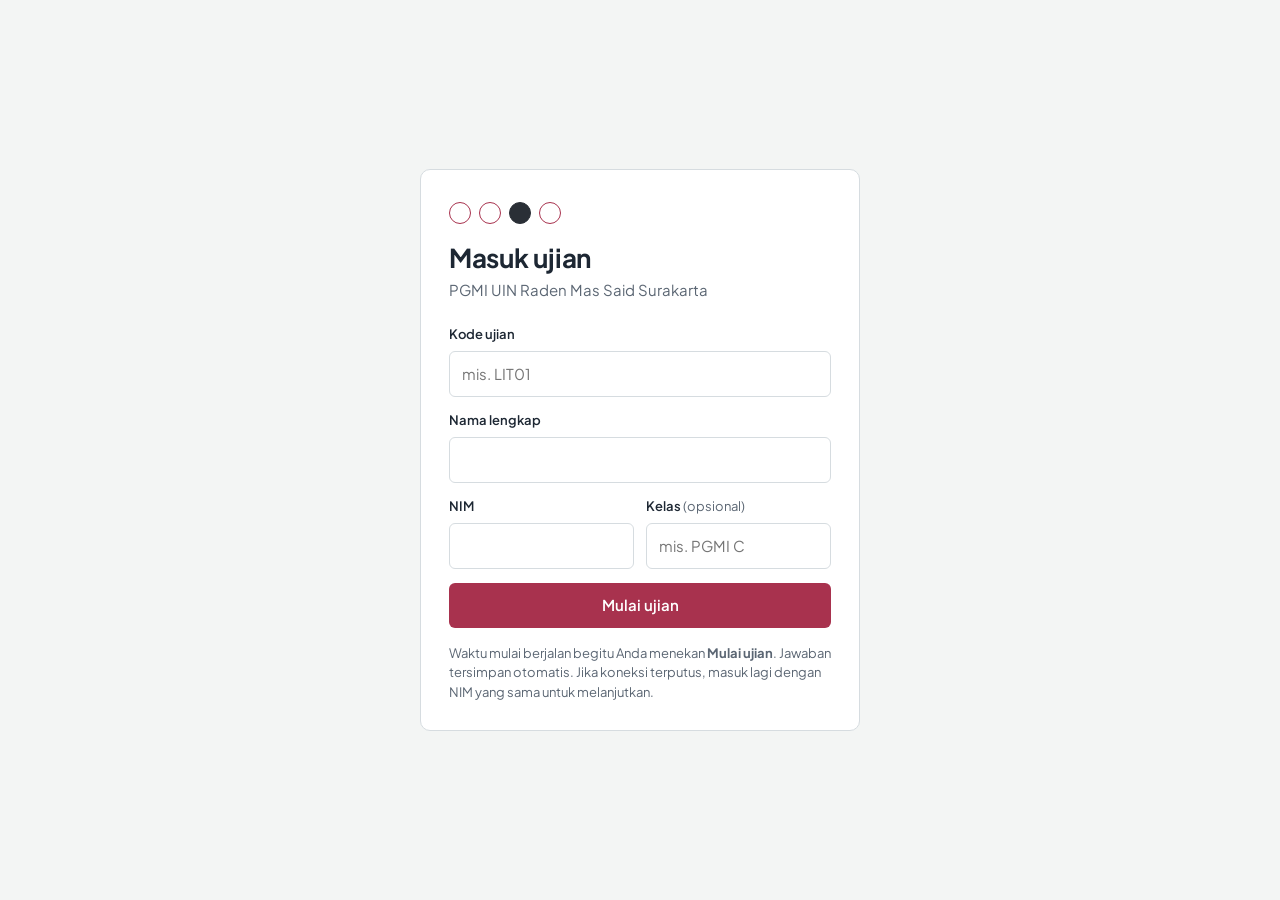
<file: index.html>
<!DOCTYPE html>
<html lang="id">
<head>
  <meta charset="utf-8">
  <meta name="viewport" content="width=device-width, initial-scale=1">
  <title>Ujian Online</title>
  <link rel="preconnect" href="https://fonts.googleapis.com">
  <link rel="preconnect" href="https://fonts.gstatic.com" crossorigin>
  <link href="https://fonts.googleapis.com/css2?family=Literata:opsz,wght@7..72,400;7..72,600&family=Plus+Jakarta+Sans:wght@400;500;600;700&display=swap" rel="stylesheet">
  <link rel="stylesheet" href="style.css">
</head>
<body>
  <!-- ============ LAYAR MASUK ============ -->
  <main id="layar-masuk" class="layar masuk" hidden>
    <div class="masuk-kartu">
      <div class="masuk-kepala">
        <div class="masuk-bulatan" aria-hidden="true"><span></span><span></span><span class="isi"></span><span></span></div>
        <h1>Masuk ujian</h1>
        <p class="redup" id="nama-institusi"></p>
      </div>
      <form id="form-masuk" novalidate>
        <label class="isian">
          <span>Kode ujian</span>
          <input name="kode" autocomplete="off" autocapitalize="characters" spellcheck="false" required placeholder="mis. LIT01">
        </label>
        <label class="isian">
          <span>Nama lengkap</span>
          <input name="nama" autocomplete="name" required>
        </label>
        <div class="baris-dua">
          <label class="isian">
            <span>NIM</span>
            <input name="nim" inputmode="numeric" autocomplete="off" required>
          </label>
          <label class="isian">
            <span>Kelas <em>(opsional)</em></span>
            <input name="kelas" autocomplete="off" placeholder="mis. PGMI C">
          </label>
        </div>
        <p class="pesan-galat" id="galat-masuk" role="alert" hidden></p>
        <button type="submit" class="tombol utama lebar" id="tombol-masuk">Mulai ujian</button>
        <p class="catatan">Waktu mulai berjalan begitu Anda menekan <strong>Mulai ujian</strong>. Jawaban tersimpan otomatis. Jika koneksi terputus, masuk lagi dengan NIM yang sama untuk melanjutkan.</p>
      </form>
    </div>
  </main>

  <!-- ============ LAYAR UJIAN ============ -->
  <div id="layar-ujian" class="layar ujian" hidden>
    <header class="kepala-ujian">
      <div class="identitas">
        <strong id="judul-ujian"></strong>
        <span class="redup" id="identitas-peserta"></span>
      </div>
      <div class="kepala-kanan">
        <span class="status-simpan" id="status-simpan" aria-live="polite"></span>
        <div class="timer" id="timer" role="timer" aria-label="Sisa waktu">--:--</div>
        <button class="tombol garis" id="tombol-daftar" aria-expanded="false" aria-controls="panel-daftar">Daftar soal</button>
      </div>
    </header>

    <div class="tab-hp" id="tab-hp" role="tablist" hidden>
      <button role="tab" data-tab="bacaan" aria-selected="false">Bacaan</button>
      <button role="tab" data-tab="soal" aria-selected="true">Soal</button>
    </div>

    <div class="badan-ujian" id="badan-ujian">
      <section class="panel-bacaan" id="panel-bacaan" aria-label="Bacaan" hidden>
        <div class="alat-bacaan">
          <span class="redup" id="label-bacaan"></span>
          <div class="ukuran-huruf" role="group" aria-label="Ukuran huruf bacaan">
            <button class="tombol kecil garis" data-huruf="-1" aria-label="Perkecil huruf">A−</button>
            <button class="tombol kecil garis" data-huruf="1" aria-label="Perbesar huruf">A+</button>
          </div>
        </div>
        <article class="bacaan" id="isi-bacaan"></article>
      </section>

      <section class="panel-soal" id="panel-soal" aria-live="polite">
        <div class="soal-kepala">
          <span class="nomor-soal" id="nomor-soal"></span>
          <span class="petunjuk redup" id="petunjuk-soal"></span>
        </div>
        <div id="isi-soal"></div>
      </section>
    </div>

    <footer class="kaki-ujian">
      <button class="tombol garis" id="tombol-sebelum">Sebelumnya</button>
      <label class="ragu-saklar">
        <input type="checkbox" id="cek-ragu">
        <span>Ragu-ragu</span>
      </label>
      <button class="tombol utama" id="tombol-berikut">Berikutnya</button>
    </footer>

    <aside class="panel-daftar" id="panel-daftar" hidden aria-label="Daftar soal">
      <div class="daftar-kepala">
        <h2>Daftar soal</h2>
        <button class="tombol kecil garis" id="tutup-daftar">Tutup</button>
      </div>
      <div class="legenda">
        <span><i class="bul"></i>Belum dijawab</span>
        <span><i class="bul terisi"></i>Sudah dijawab</span>
        <span><i class="bul ragu"></i>Ragu-ragu</span>
      </div>
      <div id="grid-soal"></div>
      <button class="tombol utama lebar" id="tombol-kumpul">Kumpulkan jawaban</button>
    </aside>
    <div class="tirai" id="tirai-daftar" hidden></div>
  </div>

  <!-- ============ LAYAR HASIL ============ -->
  <main id="layar-hasil" class="layar hasil" hidden>
    <div class="hasil-kartu" id="isi-hasil"></div>
  </main>

  <!-- ============ MEMUAT ============ -->
  <div id="layar-muat" class="layar muat"><p class="redup">Memuat…</p></div>

  <!-- ============ DIALOG ============ -->
  <dialog id="dialog-kumpul" class="dialog">
    <h2>Kumpulkan jawaban?</h2>
    <div id="ringkas-kumpul"></div>
    <p class="redup">Setelah dikumpulkan, jawaban tidak bisa diubah lagi.</p>
    <div class="dialog-aksi">
      <button class="tombol garis" value="batal" id="batal-kumpul">Periksa lagi</button>
      <button class="tombol utama" id="ya-kumpul">Kumpulkan sekarang</button>
    </div>
  </dialog>

  <dialog id="dialog-peringatan" class="dialog peringatan">
    <h2>Anda meninggalkan halaman ujian</h2>
    <p id="teks-peringatan"></p>
    <div class="dialog-aksi">
      <button class="tombol utama" id="ok-peringatan">Kembali mengerjakan</button>
    </div>
  </dialog>

  <script src="config.js"></script>
  <script src="app.js"></script>
</body>
</html>
</file>
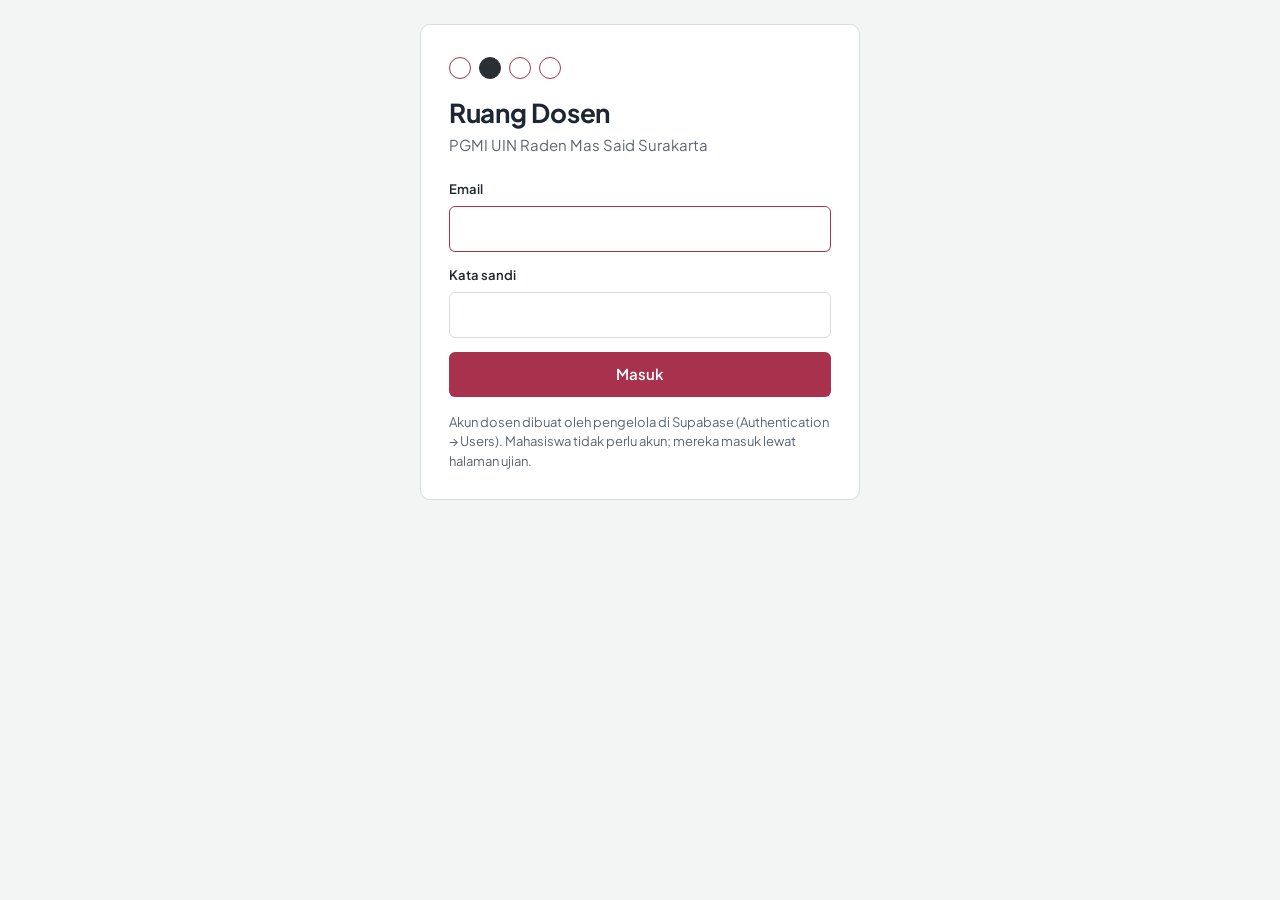
<file: dosen.html>
<!DOCTYPE html>
<html lang="id">
<head>
  <meta charset="utf-8">
  <meta name="viewport" content="width=device-width, initial-scale=1">
  <title>Ruang Dosen | Ujian Online</title>
  <link rel="preconnect" href="https://fonts.googleapis.com">
  <link rel="preconnect" href="https://fonts.gstatic.com" crossorigin>
  <link href="https://fonts.googleapis.com/css2?family=Literata:opsz,wght@7..72,400;7..72,600&family=Plus+Jakarta+Sans:wght@400;500;600;700&display=swap" rel="stylesheet">
  <link rel="stylesheet" href="style.css">
  <link rel="stylesheet" href="dosen.css">
</head>
<body class="dosen">
  <header class="bilah" id="bilah" hidden>
    <a href="#/" class="merek">
      <span class="masuk-bulatan kecil" aria-hidden="true"><span></span><span class="isi"></span><span></span></span>
      Ruang Dosen
    </a>
    <div class="bilah-kanan">
      <span class="redup" id="email-dosen"></span>
      <button class="tombol kecil garis" id="tombol-keluar">Keluar</button>
    </div>
  </header>
  <main id="isi" class="isi-dosen"></main>
  <div class="toast" id="toast" role="status" aria-live="polite" hidden></div>

  <script src="config.js"></script>
  <script src="bantu.js"></script>
  <script src="diagnostik.js"></script>
  <script src="pembuat.js"></script>
  <script src="dosen.js"></script>
</body>
</html>
</file>
<file: style.css>
/* =========================================================
   CBT Multi-Metode — tampilan ujian mahasiswa
   Motif: bulatan LJK. Kosong = belum dijawab, diarsir grafit = dijawab.
   ========================================================= */
:root {
  --kertas: #F3F5F4;
  --putih: #FFFFFF;
  --tinta: #1D2733;
  --tinta-2: #5B6673;
  --garis: #D6DCE0;
  --garis-2: #E7EBED;
  --ljk: #A8324E;          /* tinta merah lembar jawaban */
  --ljk-muda: #F6E7EB;
  --grafit: #2A2F36;       /* arsiran pensil 2B */
  --ragu: #D99A1E;
  --ragu-muda: #FBF1DC;
  --hijau: #2E7D5B;

  --ui: "Plus Jakarta Sans", system-ui, -apple-system, "Segoe UI", Roboto, sans-serif;
  --baca: "Literata", Georgia, "Times New Roman", serif;

  --r-kecil: 6px;
  --r: 10px;
  --skala-baca: 1;
  --tinggi-kepala: 60px;
  --tinggi-kaki: 68px;
}

* { box-sizing: border-box; }
html, body { height: 100%; }
body {
  margin: 0;
  font-family: var(--ui);
  font-size: 15px;
  line-height: 1.5;
  color: var(--tinta);
  background: var(--kertas);
  -webkit-font-smoothing: antialiased;
}
[hidden] { display: none !important; }
h1, h2, h3 { margin: 0; line-height: 1.25; }
.redup { color: var(--tinta-2); }

:focus-visible { outline: 3px solid color-mix(in srgb, var(--ljk) 55%, transparent); outline-offset: 2px; }

/* ---------- tombol ---------- */
.tombol {
  font: inherit; font-weight: 600;
  border-radius: var(--r-kecil);
  padding: 10px 18px;
  border: 1.5px solid transparent;
  cursor: pointer;
  background: none; color: var(--tinta);
  min-height: 42px;
}
.tombol.utama { background: var(--ljk); color: #fff; }
.tombol.utama:hover { background: #922a43; }
.tombol.garis { border-color: var(--garis); background: var(--putih); }
.tombol.garis:hover { border-color: var(--tinta-2); }
.tombol.kecil { padding: 4px 10px; min-height: 32px; font-size: 13px; }
.tombol.lebar { width: 100%; }
.tombol:disabled { opacity: .45; cursor: not-allowed; }

/* ---------- layar masuk ---------- */
.layar.muat { display: grid; place-items: center; min-height: 100%; }
.masuk { min-height: 100%; display: grid; place-items: center; padding: 24px 16px; }
.masuk-kartu {
  width: 100%; max-width: 440px;
  background: var(--putih);
  border: 1px solid var(--garis);
  border-radius: var(--r);
  padding: 32px 28px 28px;
}
.masuk-kepala { margin-bottom: 24px; }
.masuk-kepala h1 { font-size: 26px; font-weight: 700; letter-spacing: -.01em; margin-top: 18px; }
.masuk-kepala p { margin: 4px 0 0; }
.masuk-bulatan { display: flex; gap: 8px; }
.masuk-bulatan span {
  width: 22px; height: 22px; border-radius: 50%;
  border: 1.5px solid var(--ljk);
}
.masuk-bulatan span.isi { background: var(--grafit); border-color: var(--grafit); }

.isian { display: block; margin-bottom: 14px; }
.isian > span { display: block; font-weight: 600; font-size: 13px; margin-bottom: 6px; }
.isian em { font-style: normal; font-weight: 400; color: var(--tinta-2); }
.isian input, .isian textarea, .isian select {
  width: 100%; font: inherit; color: inherit;
  padding: 11px 12px;
  border: 1.5px solid var(--garis); border-radius: var(--r-kecil);
  background: var(--putih);
}
.isian input:focus, .isian textarea:focus { border-color: var(--ljk); outline: none; }
.baris-dua { display: grid; grid-template-columns: 1fr 1fr; gap: 12px; }
.pesan-galat {
  background: var(--ljk-muda); color: #7d1f36;
  border-radius: var(--r-kecil); padding: 10px 12px; margin: 0 0 14px; font-size: 14px;
}
.catatan { font-size: 13px; color: var(--tinta-2); margin: 16px 0 0; }

/* ---------- kerangka ujian ---------- */
.ujian { height: 100%; display: flex; flex-direction: column; }
.kepala-ujian {
  height: var(--tinggi-kepala); flex: none;
  display: flex; align-items: center; justify-content: space-between; gap: 16px;
  padding: 0 20px;
  background: var(--putih);
  border-bottom: 1px solid var(--garis);
}
.identitas { min-width: 0; display: flex; flex-direction: column; }
.identitas strong { white-space: nowrap; overflow: hidden; text-overflow: ellipsis; }
.identitas span { font-size: 13px; white-space: nowrap; overflow: hidden; text-overflow: ellipsis; }
.kepala-kanan { display: flex; align-items: center; gap: 14px; flex: none; }
.status-simpan { font-size: 13px; color: var(--tinta-2); }
.status-simpan.gagal { color: var(--ljk); font-weight: 600; }
.timer {
  font-variant-numeric: tabular-nums;
  font-weight: 700; font-size: 20px; letter-spacing: .02em;
  padding: 4px 12px; border-radius: var(--r-kecil);
  background: var(--kertas);
}
.timer.menipis { background: var(--ljk); color: #fff; }

.tab-hp {
  display: none; background: var(--putih); border-bottom: 1px solid var(--garis); flex: none;
}
.tab-hp button {
  flex: 1; font: inherit; font-weight: 600; padding: 12px; border: 0; background: none;
  color: var(--tinta-2); border-bottom: 3px solid transparent; cursor: pointer;
}
.tab-hp button[aria-selected="true"] { color: var(--tinta); border-bottom-color: var(--ljk); }

.badan-ujian {
  flex: 1; min-height: 0;
  display: grid; grid-template-columns: minmax(0, 760px);
  justify-content: center;
}
.badan-ujian.dengan-bacaan {
  grid-template-columns: minmax(0, 1.08fr) minmax(0, 1fr);
  justify-content: stretch;
}

/* panel bacaan */
.panel-bacaan {
  overflow-y: auto; background: var(--putih);
  border-right: 1px solid var(--garis);
}
.alat-bacaan {
  position: sticky; top: 0; z-index: 1;
  display: flex; justify-content: space-between; align-items: center; gap: 12px;
  padding: 10px 28px; background: var(--putih); border-bottom: 1px solid var(--garis-2);
  font-size: 13px;
}
.ukuran-huruf { display: flex; gap: 6px; }
.bacaan {
  font-family: var(--baca);
  font-size: calc(17px * var(--skala-baca));
  line-height: 1.75;
  max-width: 66ch;
  padding: 24px 28px 64px;
}
.bacaan h2 { font-family: var(--baca); font-weight: 600; font-size: 1.35em; margin-bottom: .9em; line-height: 1.3; }
.bacaan .paragraf { display: grid; grid-template-columns: 2.1em 1fr; margin: 0 0 1em; }
.bacaan .paragraf b {
  font-family: var(--ui); font-size: 12px; font-weight: 600; color: var(--ljk);
  padding-top: .45em;
}
.bacaan .paragraf p { margin: 0; }
.bacaan figure { margin: 1.2em 0; }
.bacaan figure img { max-width: 100%; border-radius: var(--r-kecil); border: 1px solid var(--garis-2); }
.bacaan figcaption { font-family: var(--ui); font-size: 13px; color: var(--tinta-2); margin-top: 6px; }
.bacaan table { border-collapse: collapse; width: 100%; font-family: var(--ui); font-size: .82em; line-height: 1.45; margin: 1.2em 0; }
.bacaan th, .bacaan td { text-align: left; padding: 8px 10px; border-bottom: 1px solid var(--garis); vertical-align: top; }
.bacaan th { font-weight: 600; background: var(--kertas); }
.bacaan .sumber { font-family: var(--ui); font-size: 12px; color: var(--tinta-2); margin-top: 2em; }

/* panel soal */
.panel-soal { overflow-y: auto; padding: 24px 28px 48px; }
.soal-kepala { display: flex; align-items: baseline; gap: 12px; flex-wrap: wrap; margin-bottom: 14px; }
.nomor-soal { font-weight: 700; font-size: 14px; }
.petunjuk { font-size: 13px; }
.pertanyaan { font-size: 17px; font-weight: 500; line-height: 1.6; margin: 0 0 20px; white-space: pre-line; max-width: 70ch; }
.gambar-soal { max-width: 100%; border-radius: var(--r-kecil); margin-bottom: 16px; }

/* bagian three-tier */
.tingkat { margin-bottom: 24px; }
.tingkat h3 { font-size: 14px; font-weight: 600; margin-bottom: 10px; color: var(--tinta-2); }

/* pilihan berbentuk bulatan LJK */
.pilihan { display: grid; gap: 8px; }
.opsi {
  display: grid; grid-template-columns: 34px 1fr; gap: 12px; align-items: start;
  padding: 11px 14px;
  background: var(--putih);
  border: 1.5px solid var(--garis); border-radius: var(--r);
  cursor: pointer;
  transition: border-color .12s;
}
.opsi:hover { border-color: var(--tinta-2); }
.opsi input { position: absolute; opacity: 0; pointer-events: none; }
.opsi .bul-huruf {
  width: 30px; height: 30px; border-radius: 50%;
  border: 1.5px solid var(--ljk); color: var(--ljk);
  display: grid; place-items: center;
  font-weight: 700; font-size: 13px;
  transition: background .12s, color .12s, border-color .12s;
}
.opsi.kotak .bul-huruf { border-radius: 7px; }
.opsi .teks { padding-top: 4px; white-space: pre-line; }
.opsi:has(input:checked) { border-color: var(--grafit); background: #F7F8F8; }
.opsi:has(input:checked) .bul-huruf { background: var(--grafit); border-color: var(--grafit); color: #fff; }
.opsi:has(input:focus-visible) { outline: 3px solid color-mix(in srgb, var(--ljk) 55%, transparent); outline-offset: 2px; }

/* benar-salah */
.tabel-bs { width: 100%; border-collapse: separate; border-spacing: 0 8px; }
.tabel-bs td { background: var(--putih); padding: 10px 12px; border-top: 1.5px solid var(--garis); border-bottom: 1.5px solid var(--garis); vertical-align: middle; }
.tabel-bs td:first-child { border-left: 1.5px solid var(--garis); border-radius: var(--r) 0 0 var(--r); }
.tabel-bs td:last-child { border-right: 1.5px solid var(--garis); border-radius: 0 var(--r) var(--r) 0; white-space: nowrap; width: 1%; }
.pil-bs { display: inline-flex; gap: 6px; }
.pil-bs label { cursor: pointer; }
.pil-bs input { position: absolute; opacity: 0; }
.pil-bs span {
  display: inline-block; padding: 6px 12px; border-radius: 999px;
  border: 1.5px solid var(--ljk); color: var(--ljk); font-weight: 600; font-size: 13px;
}
.pil-bs input:checked + span { background: var(--grafit); border-color: var(--grafit); color: #fff; }
.pil-bs input:focus-visible + span { outline: 3px solid color-mix(in srgb, var(--ljk) 55%, transparent); outline-offset: 2px; }

/* menjodohkan */
.jodoh { display: grid; gap: 10px; }
.jodoh-baris {
  display: grid; grid-template-columns: minmax(0, 1fr) minmax(0, 1.3fr); gap: 12px; align-items: center;
  background: var(--putih); border: 1.5px solid var(--garis); border-radius: var(--r); padding: 10px 12px;
}
.jodoh-baris select {
  width: 100%; font: inherit; padding: 9px 10px; border: 1.5px solid var(--garis);
  border-radius: var(--r-kecil); background: var(--putih); color: inherit;
}
.jodoh-baris.terisi select { border-color: var(--grafit); }

/* isian & uraian */
.isian-singkat { display: flex; align-items: center; gap: 10px; max-width: 420px; }
.isian-singkat input, .uraian textarea {
  width: 100%; font: inherit; font-size: 17px; padding: 12px 14px;
  border: 1.5px solid var(--garis); border-radius: var(--r); background: var(--putih); color: inherit;
}
.isian-singkat input:focus, .uraian textarea:focus { outline: none; border-color: var(--grafit); }
.uraian textarea { min-height: 240px; resize: vertical; line-height: 1.6; font-size: 16px; }
.hitung-kata { font-size: 13px; color: var(--tinta-2); margin-top: 6px; }
.hitung-kata.lewat { color: var(--ljk); font-weight: 600; }

/* kaki */
.kaki-ujian {
  height: var(--tinggi-kaki); flex: none;
  display: flex; align-items: center; justify-content: space-between; gap: 12px;
  padding: 0 20px; background: var(--putih); border-top: 1px solid var(--garis);
}
.ragu-saklar { display: inline-flex; align-items: center; gap: 8px; font-weight: 600; cursor: pointer; padding: 8px 14px; border-radius: var(--r-kecil); }
.ragu-saklar input { width: 18px; height: 18px; accent-color: var(--ragu); }
.ragu-saklar:has(input:checked) { background: var(--ragu-muda); color: #7a5208; }

/* ---------- daftar soal (lembar LJK) ---------- */
.panel-daftar {
  position: fixed; top: 0; right: 0; bottom: 0; z-index: 20;
  width: min(380px, 100%);
  background: var(--putih); border-left: 1px solid var(--garis);
  display: flex; flex-direction: column; gap: 16px;
  padding: 18px 20px 20px; overflow-y: auto;
}
.tirai { position: fixed; inset: 0; z-index: 15; background: rgba(29, 39, 51, .35); }
.daftar-kepala { display: flex; justify-content: space-between; align-items: center; }
.daftar-kepala h2 { font-size: 18px; }
.legenda { display: flex; flex-wrap: wrap; gap: 12px; font-size: 12px; color: var(--tinta-2); }
.legenda span { display: inline-flex; align-items: center; gap: 6px; }
.bul { display: inline-block; width: 14px; height: 14px; border-radius: 50%; border: 1.5px solid var(--ljk); }
.bul.terisi { background: var(--grafit); border-color: var(--grafit); }
.bul.ragu { background: var(--ragu); border-color: var(--ragu); }
#grid-soal { flex: 1; }
.kelompok { padding: 12px 0; border-top: 1px solid var(--garis-2); }
.kelompok h3 { font-size: 13px; font-weight: 600; margin-bottom: 10px; }
.kelompok h3 span { font-weight: 400; color: var(--tinta-2); }
.butir-grid { display: grid; grid-template-columns: repeat(auto-fill, 38px); gap: 8px; }
.butir {
  width: 38px; height: 38px; border-radius: 50%;
  border: 1.5px solid var(--ljk); background: var(--putih); color: var(--ljk);
  font: inherit; font-weight: 700; font-size: 13px; cursor: pointer;
  font-variant-numeric: tabular-nums;
}
.butir.terisi { background: var(--grafit); border-color: var(--grafit); color: #fff; }
.butir.ragu { background: var(--ragu); border-color: var(--ragu); color: #3b2800; }
.butir.aktif { box-shadow: 0 0 0 3px var(--putih), 0 0 0 5px var(--tinta); }

/* ---------- dialog ---------- */
.dialog {
  border: 0; border-radius: var(--r); padding: 24px;
  width: min(440px, calc(100% - 32px));
  color: var(--tinta);
}
.dialog::backdrop { background: rgba(29, 39, 51, .45); }
.dialog h2 { font-size: 19px; margin-bottom: 14px; }
.dialog-aksi { display: flex; justify-content: flex-end; gap: 10px; margin-top: 20px; flex-wrap: wrap; }
.ringkas { display: grid; grid-template-columns: repeat(3, 1fr); gap: 8px; margin-bottom: 12px; }
.ringkas div { background: var(--kertas); border-radius: var(--r-kecil); padding: 10px; }
.ringkas b { display: block; font-size: 22px; font-variant-numeric: tabular-nums; }
.ringkas span { font-size: 12px; color: var(--tinta-2); }
.ringkas .waspada { background: var(--ljk-muda); }
.dialog.peringatan h2 { color: var(--ljk); }

/* ---------- hasil ---------- */
.hasil { min-height: 100%; padding: 32px 16px; }
.hasil-kartu {
  max-width: 720px; margin: 0 auto;
  background: var(--putih); border: 1px solid var(--garis); border-radius: var(--r);
  padding: 32px 28px;
}
.hasil-kartu h1 { font-size: 24px; }
.kotak-nilai {
  display: flex; align-items: center; gap: 20px; margin: 22px 0;
  padding: 18px 20px; border: 1.5px solid var(--ljk); border-radius: var(--r);
}
.kotak-nilai .angka { font-size: 48px; font-weight: 700; line-height: 1; font-variant-numeric: tabular-nums; }
.kotak-nilai p { margin: 0; }
.info { background: var(--kertas); border-radius: var(--r-kecil); padding: 12px 14px; margin: 14px 0; font-size: 14px; }
.info.waspada { background: var(--ljk-muda); color: #7d1f36; }
.bagian-hasil { margin-top: 26px; }
.bagian-hasil h2 { font-size: 16px; margin-bottom: 12px; }
.batang-baris { display: grid; grid-template-columns: minmax(0, 1fr) 140px 52px; gap: 12px; align-items: center; padding: 8px 0; border-bottom: 1px solid var(--garis-2); font-size: 14px; }
.batang { height: 8px; background: var(--garis-2); border-radius: 99px; overflow: hidden; }
.batang i { display: block; height: 100%; background: var(--grafit); }
.batang-baris .n { text-align: right; font-variant-numeric: tabular-nums; color: var(--tinta-2); }
.bahas { padding: 14px 0; border-bottom: 1px solid var(--garis-2); }
.bahas .kepala { display: flex; gap: 10px; align-items: baseline; font-weight: 600; }
.tanda { font-size: 12px; font-weight: 700; padding: 2px 8px; border-radius: 99px; }
.tanda.ya { background: #E3F1EA; color: var(--hijau); }
.tanda.tidak { background: var(--ljk-muda); color: var(--ljk); }
.tanda.netral { background: var(--kertas); color: var(--tinta-2); }
.bahas p { margin: 6px 0 0; font-size: 14px; }
.aksi-hasil { margin-top: 28px; display: flex; justify-content: flex-end; }

/* ---------- HP ---------- */
@media (max-width: 860px) {
  :root { --tinggi-kepala: 56px; --tinggi-kaki: 64px; }
  .kepala-ujian { padding: 0 12px; gap: 10px; }
  .identitas span, .status-simpan { display: none; }
  .timer { font-size: 17px; padding: 4px 8px; }
  .kepala-kanan { gap: 8px; }
  .kepala-kanan .tombol { padding: 8px 12px; }
  .tab-hp { display: flex; }
  .badan-ujian, .badan-ujian.dengan-bacaan { grid-template-columns: minmax(0, 1fr); }
  .badan-ujian.dengan-bacaan.tab-soal .panel-bacaan { display: none; }
  .badan-ujian.dengan-bacaan.tab-bacaan .panel-soal { display: none; }
  .panel-bacaan { border-right: 0; }
  .alat-bacaan, .bacaan { padding-left: 18px; padding-right: 18px; }
  .panel-soal { padding: 18px 16px 32px; }
  .pertanyaan { font-size: 16px; }
  .kaki-ujian { padding: 0 10px; gap: 6px; }
  .kaki-ujian .tombol { padding: 8px 12px; }
  .ragu-saklar { padding: 8px; }
  .jodoh-baris { grid-template-columns: 1fr; }
  .tabel-bs td:last-child { white-space: normal; }
  .masuk-kartu, .hasil-kartu { padding: 24px 18px; }
  .baris-dua { grid-template-columns: 1fr; gap: 0; }
  .batang-baris { grid-template-columns: minmax(0, 1fr) 90px 44px; }
}

@media (prefers-reduced-motion: reduce) {
  * { transition: none !important; animation: none !important; }
}
</file>
<file: dosen.css>
/* =========================================================
   Ruang Dosen — melanjutkan token dari style.css
   ========================================================= */
body.dosen { min-height: 100%; height: auto; }
.kecil { font-size: 13px; }
.sr { position: absolute; width: 1px; height: 1px; overflow: hidden; clip: rect(0 0 0 0); }
a { color: var(--ljk); }
a.tombol { display: inline-flex; align-items: center; text-decoration: none; }
.tombol.bahaya { color: var(--ljk); }
.tombol.bahaya:hover { border-color: var(--ljk); }
.tombol.nonaktif { opacity: .45; cursor: not-allowed; }

/* bilah atas */
.bilah {
  position: sticky; top: 0; z-index: 30;
  display: flex; justify-content: space-between; align-items: center; gap: 16px;
  height: 56px; padding: 0 24px;
  background: var(--putih); border-bottom: 1px solid var(--garis);
}
.merek { display: inline-flex; align-items: center; gap: 10px; font-weight: 700; color: var(--tinta); text-decoration: none; }
.masuk-bulatan.kecil { gap: 4px; }
.masuk-bulatan.kecil span { width: 12px; height: 12px; }
.bilah-kanan { display: flex; align-items: center; gap: 12px; font-size: 13px; }

.isi-dosen { min-height: calc(100vh - 56px); }
.halaman { max-width: 1120px; margin: 0 auto; padding: 28px 24px 80px; }
.halaman h1 { font-size: 26px; letter-spacing: -.01em; }
.memuat { padding: 40px 0; }
.tautan-kembali { display: inline-block; font-size: 13px; font-weight: 600; text-decoration: none; margin-bottom: 8px; }
.tautan-kembali::before { content: "‹ "; }
.kepala-halaman { display: flex; justify-content: space-between; align-items: center; gap: 16px; flex-wrap: wrap; margin-bottom: 20px; }
.aksi-baris { display: flex; flex-wrap: wrap; gap: 8px; align-items: center; margin: 14px 0; }
.kosong { background: var(--putih); border: 1.5px dashed var(--garis); border-radius: var(--r); padding: 36px 24px; text-align: center; }
.kosong p { margin: 0 0 6px; color: var(--tinta-2); }
.kosong .aksi-baris { justify-content: center; }
.kartu-polos { background: var(--putih); border: 1px solid var(--garis); border-radius: var(--r); padding: 20px 22px; margin: 16px 0; }
.kartu-polos h2 { font-size: 17px; margin-bottom: 10px; }
details.kartu-polos summary { cursor: pointer; font-weight: 600; }
details.kartu-polos[open] summary { margin-bottom: 12px; }
.info, .info-bar { background: var(--kertas); border-radius: var(--r-kecil); padding: 12px 14px; margin: 12px 0; font-size: 14px; }
.info.waspada { background: var(--ljk-muda); color: #7d1f36; }
.info-bar { display: flex; align-items: center; gap: 10px; flex-wrap: wrap; background: var(--ragu-muda); }

/* chip */
.chip { display: inline-block; font-size: 12px; font-weight: 600; padding: 3px 10px; border-radius: 99px; background: var(--kertas); color: var(--tinta-2); white-space: nowrap; }
.chip.status-aktif, .chip.selesai { background: #E3F1EA; color: var(--hijau); }
.chip.status-ditutup { background: var(--garis-2); color: var(--tinta-2); }
.chip.status-draf, .chip.jalan { background: var(--ragu-muda); color: #7a5208; }
.chip.bahaya { background: var(--ljk-muda); color: var(--ljk); }

/* tabel */
.gulir-tabel { overflow-x: auto; background: var(--putih); border: 1px solid var(--garis); border-radius: var(--r); }
.tabel { width: 100%; border-collapse: collapse; font-size: 14px; }
.tabel th { text-align: left; font-weight: 600; font-size: 12.5px; color: var(--tinta-2); padding: 10px 14px; border-bottom: 1px solid var(--garis); background: #FAFBFB; white-space: nowrap; }
.tabel td { padding: 11px 14px; border-bottom: 1px solid var(--garis-2); vertical-align: top; }
.tabel tr:last-child td { border-bottom: 0; }
.tabel .angka { text-align: right; font-variant-numeric: tabular-nums; }
.tabel .tengah { text-align: center; }
.baris-klik { cursor: pointer; }
.baris-klik:hover td { background: #FAFBFB; }
.judul-ujian { font-weight: 600; color: var(--tinta); text-decoration: none; }
.judul-ujian:hover { text-decoration: underline; }
.kode-ujian { font-variant-numeric: tabular-nums; letter-spacing: .04em; }

/* detail ujian */
.kepala-detail { margin-bottom: 8px; }
.judul-detail { display: flex; justify-content: space-between; align-items: flex-start; gap: 20px; flex-wrap: wrap; }
.judul-detail p { margin: 4px 0 0; }
.kotak-kode {
  display: grid; justify-items: center; gap: 4px; min-width: 150px;
  padding: 10px 18px; border: 1.5px solid var(--ljk); border-radius: var(--r); background: var(--putih);
}
.kode-besar { font-size: 26px; letter-spacing: .08em; font-variant-numeric: tabular-nums; line-height: 1.1; }
.tab-detail { display: flex; gap: 4px; border-bottom: 1px solid var(--garis); margin-top: 18px; overflow-x: auto; }
.tab-detail a { padding: 10px 14px; font-weight: 600; color: var(--tinta-2); text-decoration: none; border-bottom: 3px solid transparent; white-space: nowrap; }
.tab-detail a.aktif { color: var(--tinta); border-bottom-color: var(--ljk); }
.badan-tab { padding-top: 8px; }
.statistik { display: grid; grid-template-columns: repeat(4, minmax(0, 1fr)); gap: 12px; margin: 16px 0; }
.stat { background: var(--putih); border: 1px solid var(--garis); border-radius: var(--r); padding: 14px 16px; display: grid; }
.stat strong { font-size: 26px; font-variant-numeric: tabular-nums; line-height: 1.15; }
.stat span { font-size: 13px; }
.baris-salin { display: flex; gap: 8px; }
.baris-salin input { flex: 1; min-width: 0; font: inherit; padding: 9px 12px; border: 1.5px solid var(--garis); border-radius: var(--r-kecil); background: var(--kertas); }
.daftar-tipe { list-style: none; margin: 0; padding: 0; display: grid; gap: 6px; max-width: 420px; }
.daftar-tipe li { display: flex; justify-content: space-between; border-bottom: 1px solid var(--garis-2); padding: 6px 0; }

/* uraian */
.pertanyaan-kecil { font-weight: 500; margin: 0 0 10px; white-space: pre-line; }
.rubrik { list-style: none; padding: 0; margin: 0 0 10px; max-width: 520px; font-size: 14px; }
.rubrik li { display: flex; justify-content: space-between; gap: 12px; padding: 4px 0; border-bottom: 1px dashed var(--garis); }
.jawaban-uraian { border-top: 1px solid var(--garis-2); padding: 16px 0; }
.kepala-jawaban { display: flex; align-items: baseline; gap: 6px; flex-wrap: wrap; }
.kepala-jawaban .chip { margin-left: auto; }
.teks-jawaban { white-space: pre-wrap; font-family: var(--baca); font-size: 15.5px; line-height: 1.7; background: var(--kertas); border-radius: var(--r-kecil); padding: 12px 14px; margin: 10px 0; max-width: 75ch; }
.baris-nilai { display: flex; gap: 12px; align-items: flex-end; flex-wrap: wrap; }
.baris-nilai .kolom { margin: 0; }
.kolom.sempit { width: 150px; }
.kolom.lebar { flex: 1; min-width: 200px; }

/* analisis */
.db-baik { color: var(--hijau); font-weight: 600; }
.db-cukup { color: #7a5208; font-weight: 600; }
.db-buruk { color: var(--ljk); font-weight: 600; }
.sebaran { display: flex; gap: 6px; align-items: flex-end; height: 56px; }
.seb { display: grid; justify-items: center; gap: 2px; font-size: 11px; }
.seb b { order: 3; font-size: 11px; color: var(--tinta-2); }
.seb i { order: 2; width: 18px; background: var(--garis); border-radius: 3px 3px 0 0; display: block; }
.seb small { order: 1; color: var(--tinta-2); font-variant-numeric: tabular-nums; }
.seb.kunci i { background: var(--grafit); }
.seb.kunci b { color: var(--tinta); }
.tumpuk { display: flex; height: 12px; border-radius: 99px; overflow: hidden; width: 220px; max-width: 100%; margin-top: 6px; background: var(--garis-2); }
.tumpuk i, .legenda-tt i { display: block; }
.kt-paham { background: var(--hijau); }
.kt-paham_kurang_yakin { background: #8CC2A8; }
.kt-miskonsepsi { background: var(--ljk); }
.kt-tidak_paham { background: var(--ragu); }
.kt-tidak_dijawab { background: var(--garis); }
.legenda-tt { display: flex; flex-wrap: wrap; gap: 14px; font-size: 12px; color: var(--tinta-2); margin: 8px 0 12px; }
.legenda-tt span { display: inline-flex; align-items: center; gap: 6px; }
.legenda-tt i { width: 12px; height: 12px; border-radius: 3px; }

/* diagnostik */
.titik-q { display: inline-block; width: 14px; height: 14px; border-radius: 50%; background: var(--grafit); }
.tabel-q td, .tabel-q th { padding: 6px 12px; }
.tabel-profil td.kuasai .sel-profil { font-weight: 700; color: var(--hijau); }
.tabel-profil td.belum .sel-profil { color: var(--ljk); }

/* impor */
.teks-json { width: 100%; font: 13px/1.5 ui-monospace, SFMono-Regular, Menlo, Consolas, monospace; padding: 12px; border: 1.5px solid var(--garis); border-radius: var(--r-kecil); }
.ringkas-impor { display: grid; grid-template-columns: max-content 1fr; gap: 6px 18px; background: var(--putih); border: 1px solid var(--garis); border-radius: var(--r); padding: 16px 20px; margin: 16px 0 0; }
.ringkas-impor dt { color: var(--tinta-2); }
.ringkas-impor dd { margin: 0; font-weight: 600; }

/* toast */
.toast {
  position: fixed; left: 50%; bottom: 24px; transform: translateX(-50%); z-index: 50;
  max-width: min(560px, calc(100% - 32px));
  background: var(--tinta); color: #fff; padding: 12px 18px; border-radius: var(--r); font-size: 14px;
  box-shadow: 0 6px 24px rgba(29, 39, 51, .25);
}
.toast.galat { background: var(--ljk); }
.toast.waspada { background: #6b4a06; }

/* =========================================================
   PEMBUAT SOAL
   ========================================================= */
.pembuat { max-width: 880px; margin: 0 auto; }
.kepala-form {
  position: sticky; top: 56px; z-index: 20;
  display: flex; justify-content: space-between; align-items: flex-end; gap: 16px; flex-wrap: wrap;
  background: var(--kertas); padding: 14px 0 12px; margin-bottom: 8px; border-bottom: 1px solid var(--garis);
}
.aksi-kepala { display: flex; gap: 8px; }
.bagian-form { background: var(--putih); border: 1px solid var(--garis); border-radius: var(--r); padding: 22px 24px; margin: 18px 0; scroll-margin-top: 140px; }
.bagian-kepala { margin-bottom: 14px; }
.bagian-kepala h2 { font-size: 18px; }
.bagian-kepala p { margin: 4px 0 0; font-size: 14px; }
.kolom { display: grid; gap: 6px; margin-bottom: 14px; align-content: start; }
.label { font-weight: 600; font-size: 13px; }
.label.sub { display: block; margin-top: 16px; }
.petunjuk-kolom { font-size: 12.5px; color: var(--tinta-2); margin: 0; }
.bagian-form input:not([type=checkbox]):not([type=radio]), .bagian-form select, .bagian-form textarea, .kartu-polos input:not([type=checkbox]):not([type=radio]):not([type=file]), .kartu-polos textarea {
  font: inherit; color: inherit; width: 100%;
  padding: 9px 11px; border: 1.5px solid var(--garis); border-radius: var(--r-kecil); background: var(--putih);
}
.bagian-form input:focus, .bagian-form select:focus, .bagian-form textarea:focus, .kartu-polos input:focus { outline: none; border-color: var(--grafit); }
.bagian-form input:disabled { background: var(--kertas); color: var(--tinta-2); }
.bagian-form textarea { resize: vertical; line-height: 1.55; }
.teks-bacaan { font-family: var(--baca) !important; font-size: 15.5px !important; line-height: 1.7 !important; }
.grid-2 { display: grid; grid-template-columns: repeat(2, minmax(0, 1fr)); gap: 14px; align-items: start; }
.grid-3 { display: grid; grid-template-columns: repeat(3, minmax(0, 1fr)); gap: 14px; align-items: start; }
.daftar-saklar { display: grid; gap: 8px; margin-top: 4px; }
.saklar { display: inline-flex; align-items: flex-start; gap: 8px; font-size: 14px; cursor: pointer; }
.saklar input { width: 17px; height: 17px; margin: 2px 0 0; accent-color: var(--grafit); flex: none; }

.pilihan-metode { display: grid; grid-template-columns: repeat(auto-fill, minmax(190px, 1fr)); gap: 10px; }
.kartu-metode {
  position: relative; display: grid; gap: 4px; align-content: start;
  padding: 14px 14px 12px; border: 1.5px solid var(--garis); border-radius: var(--r); cursor: pointer; font-size: 13.5px;
}
.kartu-metode input { position: absolute; opacity: 0; }
.kartu-metode strong { font-size: 15px; }
.kartu-metode .tipe-izin { font-size: 12px; color: var(--tinta-2); border-top: 1px dashed var(--garis); padding-top: 6px; margin-top: 4px; }
.kartu-metode:has(input:checked) { border-color: var(--grafit); box-shadow: inset 0 0 0 1px var(--grafit); background: #F7F8F8; }
.kartu-metode:has(input:focus-visible) { outline: 3px solid color-mix(in srgb, var(--ljk) 55%, transparent); outline-offset: 2px; }
.pilih-model { display: grid; gap: 8px; margin-top: 16px; padding-top: 14px; border-top: 1px solid var(--garis-2); }

.daftar-baris { display: grid; gap: 8px; margin-bottom: 10px; }
.baris-atribut { display: grid; grid-template-columns: 40px minmax(0, 1fr) minmax(0, 1.2fr) auto; gap: 8px; align-items: center; }
.kode-atribut { font-weight: 700; color: var(--ljk); }
.baris-gambar { display: grid; grid-template-columns: minmax(0, 1.4fr) minmax(0, 1fr) auto; gap: 8px; }
.daftar-paket { display: flex; flex-wrap: wrap; gap: 8px; }
.chip-paket { display: inline-flex; align-items: center; gap: 4px; padding: 6px 8px 6px 12px; border: 1.5px solid var(--garis); border-radius: 99px; font-weight: 600; font-size: 14px; }
.hapus-chip { border: 0; background: none; font-size: 16px; line-height: 1; cursor: pointer; color: var(--tinta-2); padding: 0 4px; }

.kartu-bacaan, .kartu-soal { border: 1.5px solid var(--garis); border-radius: var(--r); padding: 16px 18px; margin-bottom: 14px; scroll-margin-top: 140px; }
.kartu-soal.bermasalah { border-color: var(--ljk); }
.kartu-kepala { display: flex; align-items: center; gap: 10px; flex-wrap: wrap; margin-bottom: 14px; }
.kartu-kepala select { width: auto !important; max-width: 260px; }
.aksi-kartu { display: flex; gap: 6px; margin-left: auto; flex-wrap: wrap; }
.nomor-bulat {
  width: 34px; height: 34px; border-radius: 50%; flex: none;
  display: grid; place-items: center; font-weight: 700; font-size: 14px;
  background: var(--grafit); color: #fff; font-variant-numeric: tabular-nums;
}
.bobot { display: inline-flex; align-items: center; gap: 6px; font-size: 13px; font-weight: 600; }
.bobot input { width: 72px !important; }

.editor-opsi { display: grid; gap: 8px; margin-bottom: 12px; }
.editor-tingkat .editor-opsi { padding-bottom: 12px; border-bottom: 1px dashed var(--garis); }
.baris-opsi { display: grid; grid-template-columns: 34px minmax(0, 1fr) auto; gap: 8px; align-items: center; }
.baris-opsi.tanpa-kunci { grid-template-columns: minmax(0, 1fr) auto; }
.kunci-bulat { cursor: pointer; display: grid; }
.kunci-bulat input { position: absolute; opacity: 0; }
.kunci-bulat span {
  width: 30px; height: 30px; border-radius: 50%; display: grid; place-items: center;
  border: 1.5px solid var(--ljk); color: var(--ljk); font-weight: 700; font-size: 13px;
}
.kunci-bulat input[type=checkbox] + span { border-radius: 7px; }
.kunci-bulat input:checked + span { background: var(--grafit); border-color: var(--grafit); color: #fff; }
.kunci-bulat input:focus-visible + span { outline: 3px solid color-mix(in srgb, var(--ljk) 55%, transparent); outline-offset: 2px; }
.hapus-opsi { min-width: 36px; padding: 4px 8px !important; }
.baris-bs { display: grid; grid-template-columns: minmax(0, 1fr) auto auto; gap: 8px; align-items: center; }
.baris-jodoh { display: grid; grid-template-columns: minmax(0, 1fr) 20px minmax(0, 1fr) auto; gap: 8px; align-items: center; }
.panah { color: var(--tinta-2); text-align: center; }
.baris-rubrik { display: grid; grid-template-columns: minmax(0, 1fr) 90px auto; gap: 8px; }
.pilih-atribut, .pilih-paket { display: flex; flex-wrap: wrap; gap: 8px 16px; align-items: center; padding: 10px 12px; background: var(--kertas); border-radius: var(--r-kecil); margin: 10px 0; }
.tambahan { margin-top: 10px; }
.tambahan summary { cursor: pointer; font-size: 13px; font-weight: 600; color: var(--tinta-2); margin-bottom: 8px; }
.tambah-soal { display: flex; align-items: center; gap: 10px; flex-wrap: wrap; padding: 14px; border: 1.5px dashed var(--garis); border-radius: var(--r); }
.tambah-soal select { width: auto !important; }
.kaki-form { display: flex; justify-content: flex-end; padding: 8px 0 24px; }
#panel-validasi { scroll-margin-top: 150px; }
.kotak-validasi { background: var(--ljk-muda); color: #5e1729; border-radius: var(--r); padding: 14px 18px; margin: 14px 0; }
.kotak-validasi:focus { outline: 2px solid var(--ljk); }
.kotak-validasi ul { margin: 8px 0 0; padding-left: 20px; }
.kotak-validasi a { color: inherit; }

/* =========================================================
   LAYAR SEMPIT
   ========================================================= */
@media (max-width: 760px) {
  .bilah { padding: 0 14px; }
  .bilah-kanan #email-dosen { display: none; }
  .halaman { padding: 20px 14px 60px; }
  .statistik { grid-template-columns: repeat(2, minmax(0, 1fr)); }
  .grid-2, .grid-3 { grid-template-columns: 1fr; gap: 0; }
  .bagian-form { padding: 18px 14px; }
  .kartu-bacaan, .kartu-soal { padding: 14px 12px; }
  .aksi-kartu { margin-left: 0; width: 100%; }
  .baris-atribut { grid-template-columns: 34px minmax(0, 1fr) auto; }
  .baris-atribut > input:nth-of-type(2) { grid-column: 2 / 3; }
  .baris-jodoh { grid-template-columns: minmax(0, 1fr) auto; }
  .baris-jodoh .panah { display: none; }
  .baris-bs { grid-template-columns: minmax(0, 1fr) auto; }
  .baris-bs .pil-bs { grid-column: 1; }
  .baris-gambar { grid-template-columns: 1fr auto; }
  .kepala-form { position: static; }
  .bagian-form, .kartu-soal, .kartu-bacaan, #panel-validasi { scroll-margin-top: 70px; }
  .tabel-ujian thead, .tabel-nilai thead { display: none; }
  .tabel-ujian tr { display: grid; grid-template-columns: 1fr auto; gap: 2px 12px; padding: 12px 14px; border-bottom: 1px solid var(--garis-2); }
  .tabel-ujian td { border: 0; padding: 0; }
  .tabel-ujian td:first-child { grid-column: 1 / -1; }
  .tabel-ujian td[data-label="Dibuat"], .tabel-ujian td[data-label="Metode"] { display: none; }
  .tabel-ujian td.angka { text-align: left; }
}
</file>
